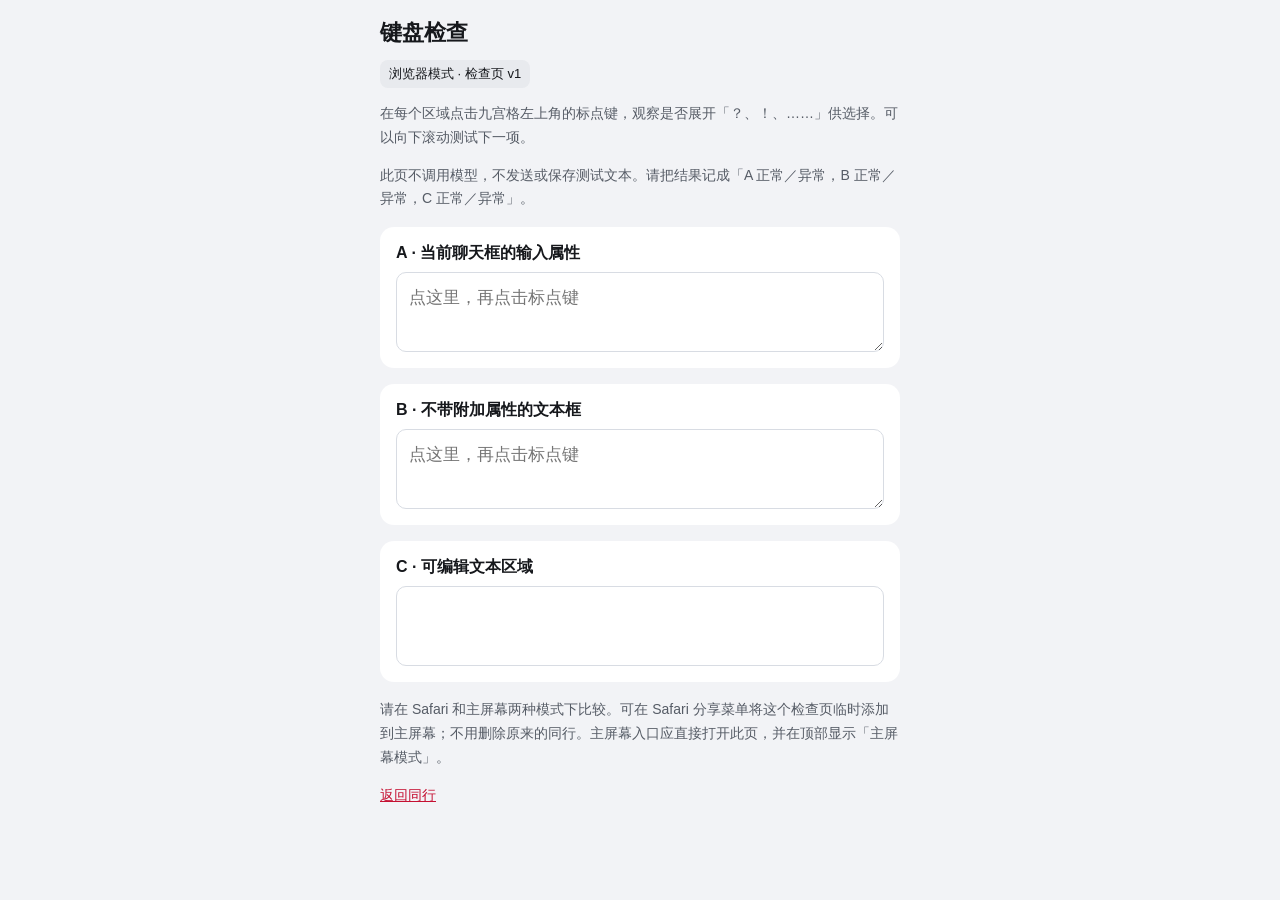
<file: src/companion_ever/entrypoints/web/static/keyboard-check.html>
<!doctype html>
<html lang="zh-CN">
<head>
<meta charset="utf-8">
<meta name="viewport" content="width=device-width, initial-scale=1, viewport-fit=cover">
<meta name="apple-mobile-web-app-capable" content="yes">
<meta name="apple-mobile-web-app-status-bar-style" content="default">
<meta name="apple-mobile-web-app-title" content="键盘检查">
<meta name="theme-color" content="#f2f3f6">
<link rel="apple-touch-icon" href="/apple-touch-icon.png">
<title>同行 · 键盘检查</title>
<style>
:root { color-scheme: light; font-family: -apple-system,BlinkMacSystemFont,"Segoe UI",sans-serif; color:#16181c; background:#f2f3f6; }
body { margin:0; padding:calc(18px + env(safe-area-inset-top)) 16px calc(24px + env(safe-area-inset-bottom)); }
main { max-width:520px; margin:auto; }
h1 { font-size:22px; margin:0 0 12px; }
p { font-size:14px; line-height:1.7; color:#565c66; }
section { background:#fff; border-radius:14px; padding:16px; margin:16px 0; }
h2 { font-size:16px; margin:0 0 8px; }
textarea, [contenteditable] { display:block; box-sizing:border-box; width:100%; min-height:80px; padding:12px; border:1px solid #d8dce3; border-radius:10px; background:#fff; font:inherit; font-size:17px; line-height:1.5; white-space:pre-wrap; overflow-wrap:anywhere; }
textarea:focus, [contenteditable]:focus { outline:2px solid #ff6b81; outline-offset:1px; }
label { display:block; }
.mode { display:inline-block; border-radius:8px; padding:5px 9px; background:#e8eaee; font-size:13px; }
a { color:#c51032; }
</style>
</head>
<body><main>
<h1>键盘检查</h1>
<div id="mode" class="mode">正在识别运行方式</div>
<p>在每个区域点击九宫格左上角的标点键，观察是否展开「？、！、……」供选择。可以向下滚动测试下一项。</p>
<p>此页不调用模型，不发送或保存测试文本。请把结果记成「A 正常／异常，B 正常／异常，C 正常／异常」。</p>
<section><h2><label for="case-a">A · 当前聊天框的输入属性</label></h2>
<textarea id="case-a" rows="2" autocomplete="off" autocorrect="on" spellcheck="true" enterkeyhint="send" placeholder="点这里，再点击标点键"></textarea></section>
<section><h2><label for="case-b">B · 不带附加属性的文本框</label></h2>
<textarea id="case-b" rows="2" placeholder="点这里，再点击标点键"></textarea></section>
<section><h2 id="case-c-label">C · 可编辑文本区域</h2>
<div id="case-c" contenteditable="plaintext-only" role="textbox" aria-multiline="true" aria-labelledby="case-c-label"></div></section>
<p>请在 Safari 和主屏幕两种模式下比较。可在 Safari 分享菜单将这个检查页临时添加到主屏幕；不用删除原来的同行。主屏幕入口应直接打开此页，并在顶部显示「主屏幕模式」。</p>
<p><a href="/">返回同行</a></p>
</main>
<script>
const standalone=navigator.standalone===true || window.matchMedia('(display-mode: standalone)').matches;
document.getElementById('mode').textContent=standalone ? '主屏幕模式 · 检查页 v1' : '浏览器模式 · 检查页 v1';
</script>
</body></html>
</file>
